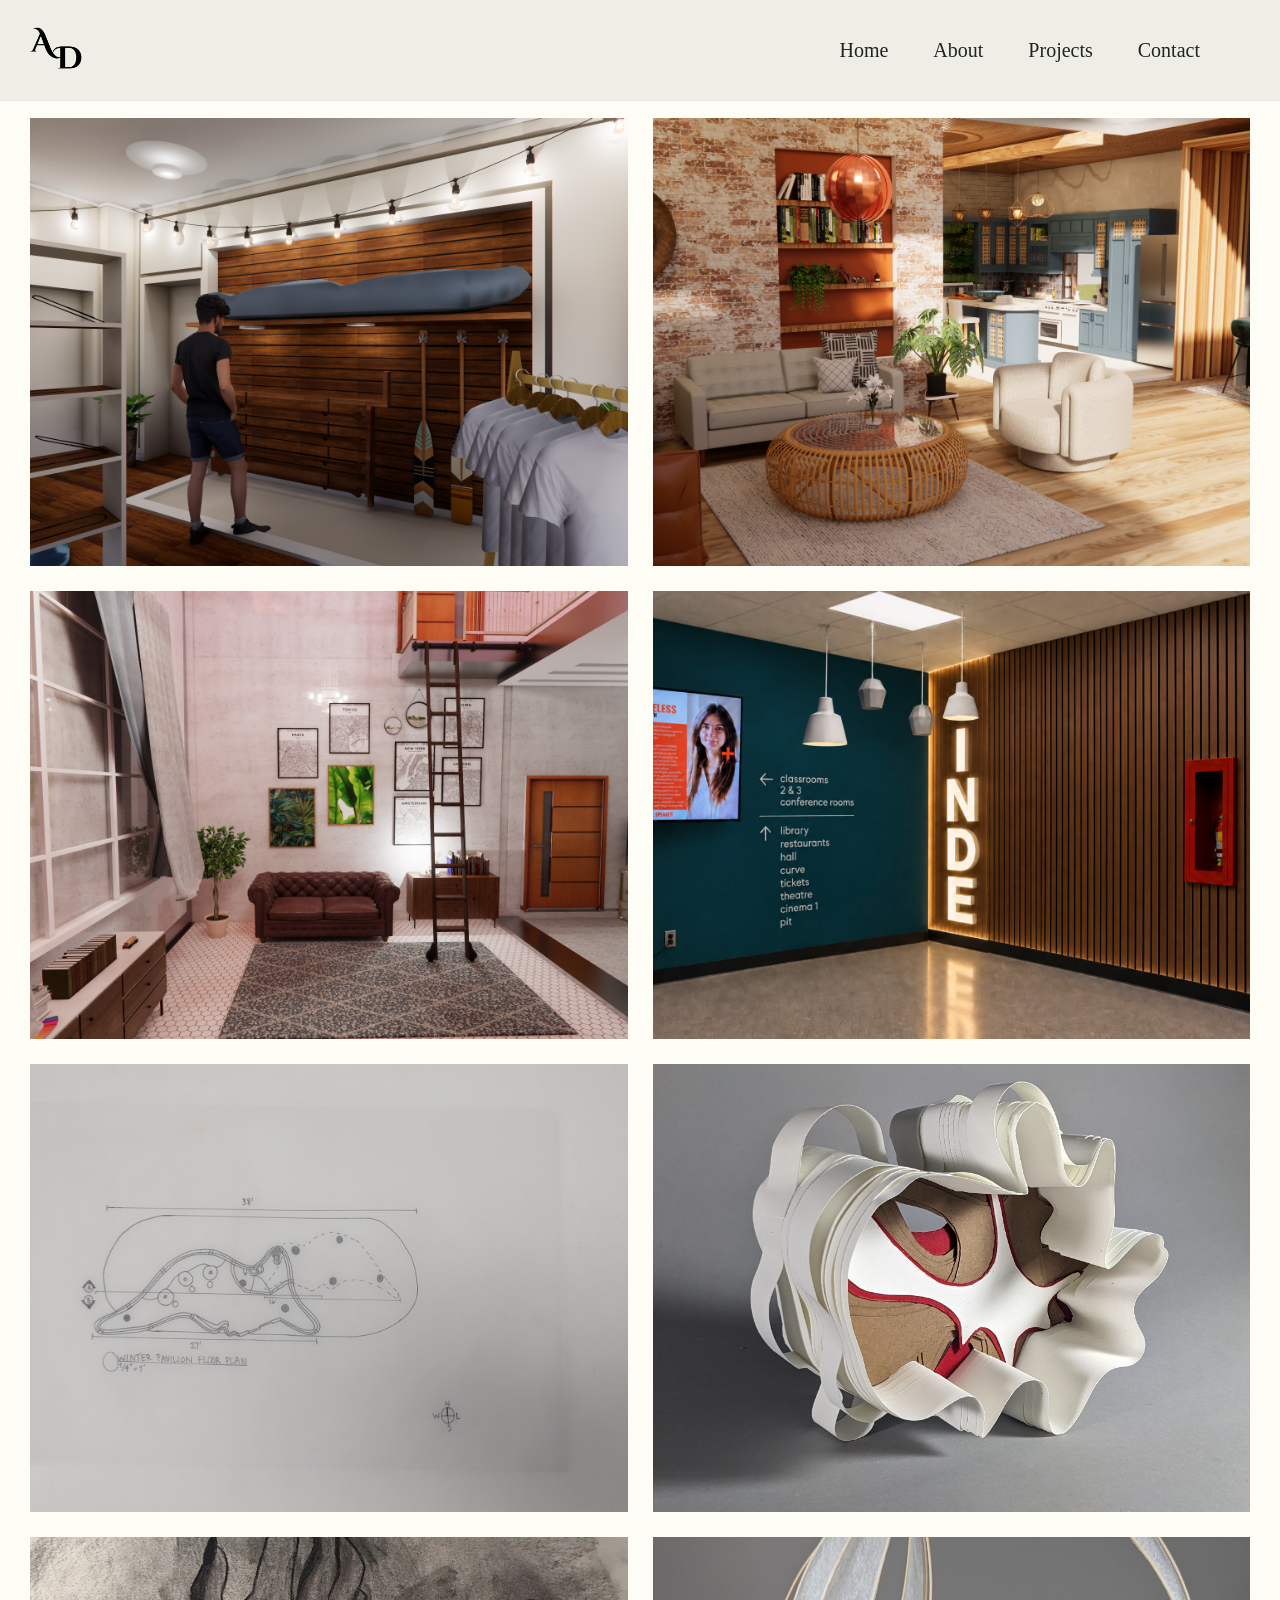
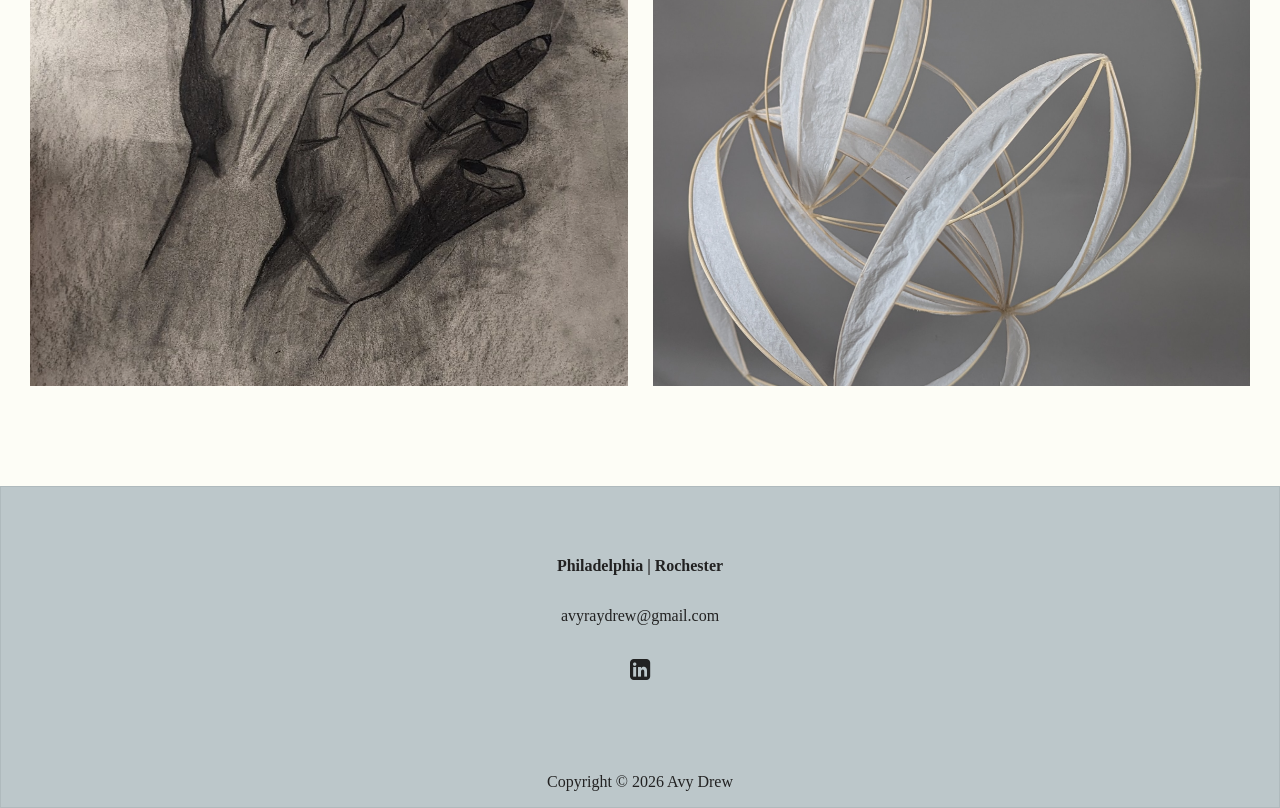
<file: projects.html>
<!DOCTYPE html>
<html lang="en">
<head>
    <meta charset="UTF-8">
    <meta name="viewport" content="width=device-width, initial-scale=1.0">
    <title>Avy Drew Portfolio Projects</title>
    <link rel="stylesheet" href="style.css">
    <link rel="stylesheet" href="https://cdnjs.cloudflare.com/ajax/libs/font-awesome/4.7.0/css/font-awesome.min.css">
</head>
<body>
    <header class="navbar">
        <!--NavigationBar-->
        <nav class="nav-container">
            <span class="logo">
                <a href="index.html">
                    <img src="images/ad.png">       
                </a>
            </span>
            <div class="nav-links">
                <a href="index.html">Home</a>
                <a href="about.html">About</a>
                <a href="projects.html">Projects</a>
                <a href="contact.html">Contact</a>
            </div>

            <!--MobileButtonForNav-->
            <button class="menu-button" id="menu-button" aria-label="Open navigation menu">
                <span></span>
                <span></span>
                <span></span>
            </button>
        </nav>
    </header>
    <br>
    <section class="projects"> 
        <div class="project-grid"> 
            <!-- Project 1 --> 
            <a href="pdfs/boat-store.pdf" class="project-card" target="_blank"> 
                <div class="project-cover"> 
                    <img src="images/boat.png" alt="Boat Store Project"> 
                    <div class="project-overlay"> 
                        <div> 
                            <h2>Schuylkill Paddles Boat Shop</h2> 
                            <p class="project-date">Summer 2025</p> 
                            <p> Made materials board, color collage, parti sketches, 3D hand-cut parti, sketchup model (then rendered by enscape), and a 3D laser cut model for a Drexel University summer program. </p> 
                        </div> 
                    </div> 
                </div> 
            </a>
            <!-- Project 2 --> 
            <a href="pdfs/live-work.pdf" class="project-card" target="_blank"> 
                <div class="project-cover"> 
                    <img src="images/live-work.png" alt="3D Rendering of Living Room and Kitchen"> 
                    <div class="project-overlay"> 
                        <div> 
                            <h2>Live-Work Unit</h2> 
                            <p class="project-date">Spring 2026</p> 
                            <p> Designed a live-work unit for designers Ashe and Leandro in SketchUp rendered with Enscape </p> 
                        </div> 
                    </div> 
                </div> 
            </a>
            <!-- Project 3 --> 
            <a href="pdfs/lakehouse.pdf" class="project-card" target="_blank"> 
                <div class="project-cover"> 
                    <img src="images/lakehouse.png" alt="interior image of a modeled house"> 
                    <div class="project-overlay"> 
                        <div> 
                            <h2>Lakeside House</h2> 
                            <p class="project-date">June 2025</p> 
                            <p>House design in SketchUp rendered with Enscape highlighting high ceiling, balcony, and glass roof design</p> 
                        </div> 
                    </div> 
                </div> 
            </a>
            <!-- Project 4 --> 
            <a href="pdfs/wayfinding.pdf" class="project-card" target="_blank"> 
                <div class="project-cover"> 
                    <img src="images/wayfinding.png" alt="wooden wall with lit sign"> 
                    <div class="project-overlay"> 
                        <div> 
                            <h2>Wayfinding</h2> 
                            <p class="project-date">October 2026</p> 
                            <p>Project exploring wayfinding and navigation, combining interior circulation, backlit illuminated signage, and three
                                dimensional wayfinding light boxes, the design establishes clear spatial flow
                                across the INDE gallery, studios and lecture room
                            </p> 
                        </div> 
                    </div> 
                </div> 
            </a>
            <!-- Project 5 --> 
            <a href="pdfs/pavillion.pdf" class="project-card" target="_blank"> 
                <div class="project-cover"> 
                    <img src="images/pavillion.jpg" alt="winter pavillion sketches"> 
                    <div class="project-overlay"> 
                        <div> 
                            <h2>Winter Pavilion</h2> 
                            <p class="project-date">January 2026</p> 
                            <p> Site research, modeling, and layout for a winter pavilion concept in Genessee NY </p> 
                        </div> 
                    </div> 
                </div> 
            </a>
            <!-- Project 6 --> 
            <a href="pdfs/paper.pdf" class="project-card" target="_blank"> 
                <div class="project-cover"> 
                    <img src="images/paper.jpg" alt="abstract paper design"> 
                    <div class="project-overlay"> 
                        <div> 
                            <h2>Paper Space</h2> 
                            <p class="project-date">September 2025</p> 
                            <p> Abstract art piece made with paper meant to explore positive and negative space </p> 
                        </div> 
                    </div> 
                </div> 
            </a>
            <!-- Project 7 --> 
            <a href="pdfs/charcoal.pdf" class="project-card" target="_blank"> 
                <div class="project-cover"> 
                    <img src="images/hands.png" alt="abstract paper design"> 
                    <div class="project-overlay"> 
                        <div> 
                            <h2>Charcoal on Paper Designs</h2> 
                            <p class="project-date">2025</p> 
                            <p> A collection of some of my charcoal pieces </p> 
                        </div> 
                    </div> 
                </div> 
            </a>
            <!-- Project 8 --> 
            <a href="pdfs/art.pdf" class="project-card" target="_blank"> 
                <div class="project-cover"> 
                    <img src="images/design.jpg" alt="abstract paper design"> 
                    <div class="project-overlay"> 
                        <div> 
                            <h2>Photography & Art</h2> 
                            <p> A collection of some of my photography, mixed media designs, and art pieces from over the years </p> 
                        </div> 
                    </div> 
                </div> 
            </a>
        </div>
    </section>
    <footer>
        <br>
        <br>
        <br>
        <p><strong>Philadelphia | Rochester</strong></p>
        <p>avyraydrew@gmail.com</p>
        <p>
            <a href="https://www.linkedin.com/in/avy-drew-87776638b/" target="_blank" class="linkedin">
                <i class="fa fa-linkedin-square" style="font-size:24px"></i>
            </a>
        </p>
        <p class="copyright">Copyright © 2026 Avy Drew</p>
    </footer>
<script src="script.js"></script>
</body>
</html>
</file>
<file: style.css>
html {
    scroll-behavior: smooth;
}
body {
    font-family: "Cormorant", serif;
    font-weight: 300;
    font-style: normal;
    background-color: #fdfdf6;
    color: #222;
    margin: 0;
    padding: 0;
}

/* Nav Bar */
.navbar {
    position: fixed;
    top: 0px;
    left: 0;
    height: 100px;
    width: 100%;
    background-color: #e6e6e0ae;
    border-bottom: 1px solid #e5e5e5;
    z-index: 1000;
    
}

.nav-container {
    display: flex;
    align-items: center;
    height: 100%;
    width: 100%;
}

.logo {
    color: #222;
    padding-left: 30px;
    padding-top: 10px;
    text-shadow: 2px 2px 5px #a4a3a3;
}

.logo img {
    height: 60px;
    width: auto;
    object-fit: contain;
    display: block;
}

.nav-links {
    display: flex;
    gap: 45px;
    margin-left: auto;
    padding-right: 80px;
    font-size: 20px;
}
.nav-links a {
    color: #222;
    text-decoration: none;
    transition: color 0.2s ease;
}
.nav-links a:hover {
    color: #656565;
}

.header {
    background-image: url("images/live-work.png");
    background-size: cover;
    background-position: center;
    background-repeat: no-repeat;
    background-attachment: fixed;
    height: 800px;
    width: 100%;
    display: flex;
    justify-content: center;
    align-items: center;
    box-sizing: border-box;
    border-bottom: 1px solid #e5e5e5;
}

h1 {
    font-family: "Cormorant", serif;
    font-weight: 700;
    font-style: normal;
    font-size: 50px;
}

.about-me {
    display: flex;
    justify-content: left;
    padding-top: 10px;
    padding-left: 20px;
}

hr {
    border: none;
    height: 1px;
    background-color: #e5e5e5;
    padding: 0;
    margin: 0;
}

.about {
    border: 0.5px solid #afbabd;
    margin-left: 25px;
    margin-right: 25px;

}

.top {
    box-shadow: 0 4px 6px rgba(0, 0, 0, 0.152);
}

.bottom {
    box-shadow: 0 -4px 6px rgba(0, 0, 0, 0.152);
}

.about-sec {
    background-color: #bcc7ca;
    margin-left: 25px;
    margin-right: 25px;
}

.pic-desc {
    display: grid;
    grid-template-columns: 1fr 1fr;
    gap: 50px;
    min-height: 500px;
    box-sizing: border-box;
    box-shadow: 0 4px 6px rgba(0, 0, 0, 0.12);
}

.me-pic {
    position: relative;
    min-height: 700px;
    height: 100%;
    align-self: stretch;
    overflow: hidden;
    border-right: 1px solid #e5e5e5;
    box-sizing: border-box;
    padding: 0;
}

.parallax-image {
    position: absolute;
    top: 0;
    left: 0;
    width: 100%;
    height: 100%;
    background-image: url("images/headshot.jpg");
    background-size: contain;
    background-position: center;
    background-repeat: no-repeat;
}

.text-content1, .text-content2 {
    display: flex;
    flex-direction: column;
    box-sizing: border-box;
    width: 60%;
    font-size: 25px;
    
}

.quote {
    padding-left: 30px;
    font-weight: 400;
    font-size: 18px;
}


.projects-btn {
    align-self: flex-start;
    background-color: #e6e6e0ae;
    padding: 1rem;
    margin-top: 20px;
    margin-bottom: 20px;
    font-size: 18px;
    border: 1px solid #e5e5e56e;
    text-decoration: none;
    display: inline-block;
    color: #222;
    font-weight: 600;
}

.nav-links a {
    color: #222;
    text-decoration: none;
    transition: color 0.2s ease;
}

.projects-btn:hover {
    background-color: #222;
    color: #e6e6e0ed;
    transition: color 2.0 ease;
}

 /* #projs-index {
    background-color: #bcc7ca;
    border: 0.5px solid #afbabd
}
*/

footer {
    display: flex;
    flex-direction: column;
    min-height: 320px;
    background-color: #bcc7ca;
    align-items: center;
    border: 0.5px solid #afbabd;
}

.copyright {
    margin-top: auto;
}

.linkedin {
    text-decoration: none;
    color: #222;
}





/* Animated Text */

 .animated-gradient-name {
    position: relative;
    overflow: hidden;
    isolation: isolate;
    margin-top: 300px;
    margin-bottom: 200px;
    font-family: "Cinzel Decorative", serif;
    font-weight: 400;
    font-style: normal;
    font-size: 80px;
    display: flex;
    justify-content: center;
    color: #222;
    padding: 30px 30px;
    background-color: #e6e6e0ae;
    backdrop-filter: blur(3px);
    border: 1px solid #e5e5e56e;
    text-shadow: 2px 2px 5px #a4a3a3;

    background-image: linear-gradient(
        110deg,
        transparent 40%,
        rgba(255, 255, 255, 0.55) 50%,
        transparent 60%
    );
    background-size: 250% 100%;
    background-position: 100% 0;
    animation: lightSweep 6s ease-in-out infinite;
}

@keyframes lightSweep {
    0% {
        background-position: 100% 0;
    }

    30% {
        background-position: 0% 0;
    }

    100% {
        background-position: 0% 0;
    }
}








/* Mobile Menu */
.menu-button {
    display: none;
    border: none;
    background: none;
    cursor: pointer;
    width: 35px;
    height: 25px;
    flex-direction: column;
    justify-content: space-between;
}

.menu-button span {
    display: block;
    width: 100%;
    height: 3px;
    background-color: #222;
    border-radius: 3px;
}

@media (max-width: 700px) {
    .navbar {
        height:80px;
    }
    .nav-container {
        padding: 0 20px;
    }
    /*Hide Desktop Nav Bar*/
    .nav-links {
        display: none;
        position: absolute;
        top: 65px;
        left: 0;
        width: 100%;
        background-color: #fdfdf6;
        flex-direction: column;
        gap: 0;
        padding-right: 0;
    }
    .nav-links.active {
        display:flex;
    }
    .nav-links a {
        padding: 20px;
        border-top: 1px solid #e5e5e5;
        text-align: center;
    }
    .menu-button {
        display: flex;
        margin-left: auto;
        margin-right: 20px;
    }

    .logo {
        padding-left: 0;
    }

    .text-content1, .text-content2 {
        font-size: 17px;
        width: 85%;
    }
}












/* PROJECTS PAGE */
.projects {
    width: 100%;
    box-sizing: border-box;
    padding: 100px 30px;
}

.project-grid {
    display: grid;
    grid-template-columns: repeat(2, 1fr);
    gap: 25px;
    width: 100%;
}

.project-card {
    cursor: pointer;
    text-decoration: none;
}

.project-cover {
    position: relative;
    aspect-ratio: 4/3;
    overflow: hidden;
    width: 100%;
}

.project-cover > img {
    width: 100%;
    height: 100%;
    object-fit: cover;
    display: block;
    transition: transform 0.4s ease;
}

.project-overlay {
    position: absolute;
    inset: 0;
    display: flex;
    align-items: flex-end;
    padding: 25px;
    background: rgba(0,0,0,0.75);
    color: white;
    opacity: 0;
    transition: opacity 0.3s ease;
}

.project-cover:hover .project-overlay {
    opacity: 1;
}

.project-cover:hover > img {
    transform: scale(1.03);
}

.project-overlay h2 {
    margin-bottom: 5px;
    font-size: 25px;
}

.project-date {
    margin-bottom: 15px;
    font-size: 14px;
    opacity: 0.75;
}

.project-overlay p{
    line-height: 1.5;
}




/* CONTACT PAGE */

.contact-page {
    min-height: 750px;
    padding: 170px 20px 100px;
    box-sizing: border-box;
}

.contact-section {
    max-width: 850px;
    margin: 0 auto;
}

.contact-heading {
    text-align: center;
    margin-bottom: 55px;
}

.contact-heading h1 {
    font-family: "Cormorant", serif;
    font-size: 55px;
    font-weight: 700;
    margin-bottom: 15px;
}

.contact-title {
    text-align: center;
    font-family: "Cormorant", serif;
    font-size: 55px;
    font-weight: 700;
}

.contact-heading p {
    font-size: 19px;
    color: #555;
}

/* Form layout */

.contact-form {
    display: flex;
    flex-direction: column;
    gap: 25px;
}

.name-fields {
    display: grid;
    grid-template-columns: 1fr 1fr;
    gap: 25px;
}

.form-group {
    display: flex;
    flex-direction: column;
    gap: 10px;
}

.form-group label {
    font-size: 19px;
    font-weight: 600;
}

.form-group input,
.form-group textarea {
    width: 100%;
    padding: 15px;
    box-sizing: border-box;

    font-family: "Cormorant", serif;
    font-size: 18px;
    color: #222;

    background-color: #fdfdf6;
    border: 1px solid #afbabd;
    border-radius: 0;
    outline: none;

    transition: border-color 0.3s ease,
                background-color 0.3s ease;
}

.form-group input {
    height: 55px;
}

.form-group textarea {
    resize: vertical;
    min-height: 150px;
}

.form-group input:focus,
.form-group textarea:focus {
    border-color: #656f72;
    background-color: #fff;
}

/* Submit button */

.submit-btn {
    align-self: flex-start;
    padding: 15px 30px;
    margin-top: 10px;

    font-family: "Cormorant", serif;
    font-size: 18px;
    font-weight: 600;

    color: #222;
    background-color: #bcc7ca;
    border: 1px solid #afbabd;

    cursor: pointer;
    transition: background-color 0.3s ease,
                color 0.3s ease;
}

.submit-btn:hover {
    background-color: #222;
    color: #fdfdf6;
}

/* Mobile layout */

@media (max-width: 700px) {
    .contact-page {
        padding: 130px 25px 70px;
    }

    .contact-heading h1 {
        font-size: 42px;
    }

    .name-fields {
        grid-template-columns: 1fr;
        gap: 25px;
    }
}




/* ABOUT PAGE */

#about {
    scroll-margin-top: 110px;
}


/* CREATIVE WRITING SECTION */

.creative-writing {
    margin: 50px 20px;
    padding: 20px 30px 40px;
    box-sizing: border-box;
}

.creative-title {
    font-family: "Cormorant", serif;
    font-size: 40px;
    font-weight: 700;
}


/* WRITING CARDS */

.writing-grid {
    display: grid;
    grid-template-columns: repeat(4, 1fr);
    gap: 25px;
    width: 100%;
}

.writing-card {
    display: block;
    text-decoration: none;
    color: #222;
}

.writing-cover {
    position: relative;
    width: 100%;
    aspect-ratio: 3 / 4;
    overflow: hidden;
    border: 1px solid #afbabd;
    box-sizing: border-box;
}

.writing-cover img {
    display: block;
    width: 100%;
    height: 100%;
    object-fit: cover;
    transition: transform 0.4s ease;
}

.writing-overlay {
    position: absolute;
    inset: 0;
    display: flex;
    flex-direction: column;
    justify-content: flex-end;
    padding: 20px;
    box-sizing: border-box;

    background: rgba(34, 34, 34, 0.7);
    color: #fdfdf6;

    opacity: 0;
    transition: opacity 0.3s ease;
}

.writing-overlay h3 {
    font-family: "Cormorant", serif;
    font-size: 25px;
    margin: 0 0 5px;
}

.writing-overlay p {
    font-size: 16px;
    margin: 0;
}

.writing-card:hover .writing-overlay {
    opacity: 1;
}

.writing-card:hover img {
    transform: scale(1.04);
}


/* WRITING DESCRIPTION BOX */

.writing-description {
    background-color: #bcc7ca;
    margin-top: 35px;
    padding: 25px 30px;
    box-sizing: border-box;
    box-shadow: 0 4px 6px rgba(0, 0, 0, 0.12);
    border: 1px solid #afbabd;
}

.writing-description p {
    font-size: 20px;
    line-height: 1.6;
    margin: 0;
}

.text-container {
    width: 100vw;
    overflow: hidden;
    padding: 15px 0;
}

.moving-text {
    font-family: "Cormorant", serif;
    font-weight: 200;
    font-style: normal;
    font-size: 17px;
    padding-left: 20px;
    margin-top: -20px;
    color: #0a4a5b;
}

.collage {
    display: block;
    margin: auto;
    box-shadow: 0 4px 6px rgba(0, 0, 0, 0.12);
    border: 0.5px solid #afbabd8c;
}

/*.moving-text {
    font-family: "Cormorant", serif;
    font-weight: 700;
    font-style: normal;
    font-size: 20px;
    display: inline-block;
    white-space: nowrap;
    animation: moveLeftToRight 25s linear infinite;
}

@keyframes moveLeftToRight {
    0% {
        transform: translateX(-100%);
    }
    100% {
        transform: translateX(100vw);
    }
}
*/

/* MOBILE LAYOUT */

@media (max-width: 900px) {
    .writing-grid {
        grid-template-columns: repeat(2, 1fr);
    }
}

@media (max-width: 700px) {
    .creative-writing {
        padding: 15px 10px 30px;
        margin: 30px 20px;
    }

    .creative-title {
        font-size: 34px;
    }

    .writing-grid {
        gap: 15px;
    }

    .writing-overlay {
        opacity: 1;
        padding: 12px;
        background: linear-gradient(
            transparent 40%,
            rgba(34, 34, 34, 0.75)
        );
    }

    .writing-overlay h3 {
        font-size: 19px;
    }

    .writing-overlay p {
        font-size: 14px;
    }

    .writing-description {
        padding: 20px;
    }

    .writing-description p {
        font-size: 18px;
    }
}
</file>
